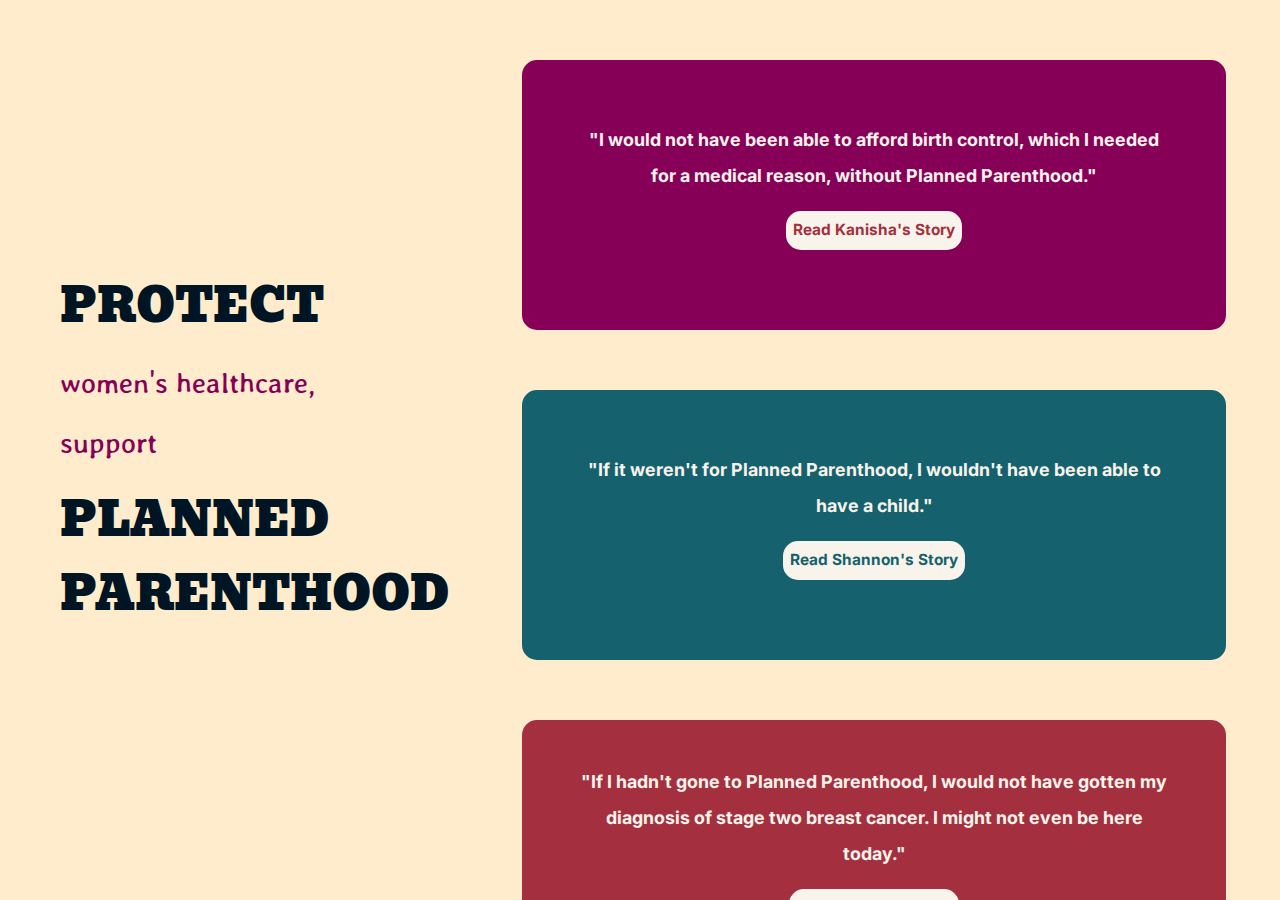
<file: index.html>
<!DOCTYPE html>
<html>
<head>
	<meta charset="utf-8">
	<meta name="viewport" content="width=device-width, initial-scale=1">
	<title>Planned Parenthood Midterm</title>
	<link rel="stylesheet" type="text/css" href="style.css">
	<link href="https://fonts.googleapis.com/css2?family=Bevan:ital@0;1&display=swap" rel="stylesheet">
	<link href="https://fonts.googleapis.com/css2?family=Stylish&display=swap" rel="stylesheet">
	<link href="https://fonts.googleapis.com/css2?family=Inter:ital,opsz,wght@0,14..32,100..900;1,14..32,100..900&display=swap" rel="stylesheet">
</head>
<body>
	<div class="mainHeaderContainer">
		<div class="mainHeader">
			<h1>PROTECT</h1>
			<h2>women's healthcare,</h2>
			<h2>support</h2>
			<h1>PLANNED<br>PARENTHOOD</h1>
		</div>
	</div>

	<div class="testimonialsContainer">
		
		<div class="testimonial" id="kanishaTest">
			<p>"I would not have been able to afford birth control, which I needed for a medical reason, without Planned Parenthood." 
				<div class="readButton" id="colleenRead">
					<a href="kanisha.html">Read Kanisha's Story</a>
				</div>
			</p>
		</div>
		
		<div class="testimonial" id="shannonTest">
			<p>"If it weren't for Planned Parenthood, I wouldn't have been able to have a child."
				<div class="readButton" id="shannonRead">
					<a href="shannon.html">Read Shannon's Story</a>
				</div>
			</p>
		</div>
		
		<div class="testimonial" id="colleenTest">
			<p>"If I hadn't gone to Planned Parenthood, I would not have gotten my diagnosis of stage two breast cancer. I might not even be here today." 
				<div class="readButton" id="colleenRead">
					<a href="colleen.html">Read Colleen's Story</a>
				</div>
			</p>
		</div>
		
		<div class="testimonial" id="shireenTest">
			<p>"I choose Planned Parenthood as my sexual and reproductive health provider because it's a nonjudgmental space." 
				<div class="readButton" id="shireenRead">
					<a href="shireen.html">Read Shireen's Story</a>
				</div>
			</p>
		</div>
	</div>

</body>
</html>
</file>
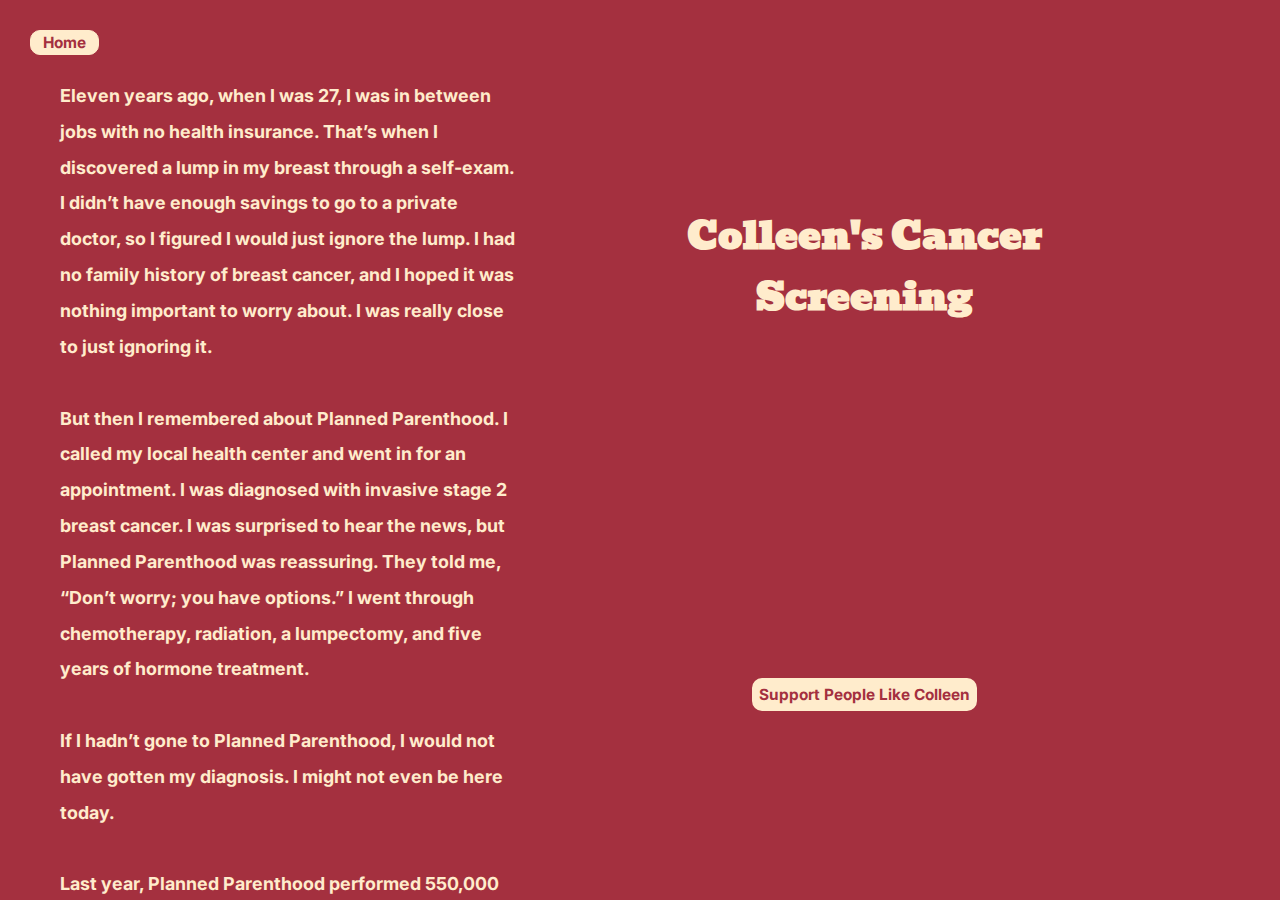
<file: colleen.html>
<!DOCTYPE html>
<html>
<head>
	<meta charset="utf-8">
	<link rel="stylesheet" type="text/css" href="style.css">
	<link href="https://fonts.googleapis.com/css2?family=Bevan:ital@0;1&display=swap" rel="stylesheet">
	<link href="https://fonts.googleapis.com/css2?family=Stylish&display=swap" rel="stylesheet">
	<link href="https://fonts.googleapis.com/css2?family=Inter:ital,opsz,wght@0,14..32,100..900;1,14..32,100..900&display=swap" rel="stylesheet">
	<meta name="viewport" content="width=device-width, initial-scale=1">
	<title>Colleen</title>
</head>
<body class="colleen">
	<div class="pageContainer">
		<div class="homeButton" id="colleenButton">
			<a href="index.html">Home</a>
		</div>
		<div class="storyContainer">
			<p>Eleven years ago, when I was 27, I was in between jobs with no health insurance. That’s when I discovered a lump in my breast through a self-exam. I didn’t have enough savings to go to a private doctor, so I figured I would just ignore the lump. I had no family history of breast cancer, and I hoped it was nothing important to worry about. I was really close to just ignoring it.<br><br>

			But then I remembered about Planned Parenthood. I called my local health center and went in for an appointment. I was diagnosed with invasive stage 2 breast cancer. I was surprised to hear the news, but Planned Parenthood was reassuring. They told me, “Don’t worry; you have options.” I went through chemotherapy, radiation, a lumpectomy, and five years of hormone treatment.<br><br>

			If I hadn’t gone to Planned Parenthood, I would not have gotten my diagnosis. I might not even be here today.<br><br>

			Last year, Planned Parenthood performed 550,000 breast exams and detected early cancer of all kinds in 85,000 women. My advice to women is to take your breast health seriously. Do your self-exams, get yourself checked out by a health professional, and follow up if something looks wrong.<br><br>

			I’m grateful that I had access to affordable health care during a time in my life when I was struggling to pay the bills. All Americans must have affordable health care because it gives them security.<br><br>

			Planned Parenthood was my safety net when I needed one. Thank you for finding my cancer early enough so I could be cured.</p>
		</div>
		<div class="rightSideContainer">
			<div class="headerContainer">
				<h1>Colleen's Cancer Screening</h1>
			</div>
			<div class="videoContainer">
				<iframe width="560" height="315" src="https://www.youtube.com/embed/vGRqdcHLYjI?si=Lm57p7QsHLtqBcC_" title="YouTube video player" frameborder="0" allow="accelerometer; autoplay; clipboard-write; encrypted-media; gyroscope; picture-in-picture; web-share" referrerpolicy="strict-origin-when-cross-origin" allowfullscreen></iframe>
			</div>
			<div class="supportButton" id="colleenSupport">
				<a href="finalPage.html">Support People Like Colleen</a>
			</div>
		</div>
	</div>
</body>
</html>
</file>
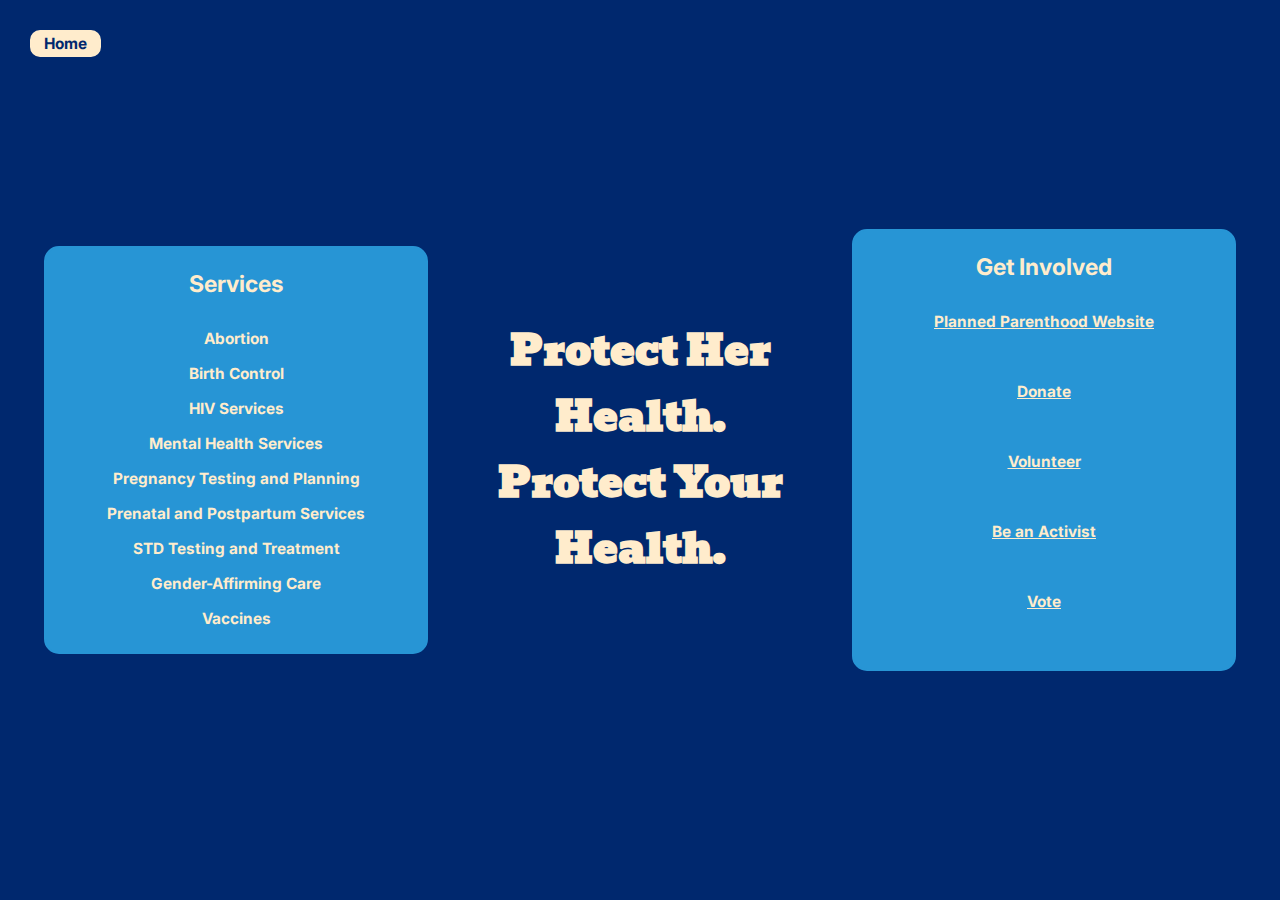
<file: finalPage.html>
<!DOCTYPE html>
<html>
<head>
	<meta charset="utf-8">
	<meta name="viewport" content="width=device-width, initial-scale=1">
	<title>Resources</title>
	<link rel="stylesheet" type="text/css" href="style.css">
	<link href="https://fonts.googleapis.com/css2?family=Bevan:ital@0;1&display=swap" rel="stylesheet">
	<link href="https://fonts.googleapis.com/css2?family=Stylish&display=swap" rel="stylesheet">
	<link href="https://fonts.googleapis.com/css2?family=Inter:ital,opsz,wght@0,14..32,100..900;1,14..32,100..900&display=swap" rel="stylesheet">
</head>
<body class="resourcesPage">
	<div class="homeButton" id="finalButton">
			<a href="index.html">Home</a>
		</div>
	<div class = "servicesContainer">
		<h2>Services</h2>
		<p>
			Abortion<br>
			Birth Control<br>
			HIV Services<br>
			Mental Health Services<br>
			Pregnancy Testing and Planning<br>
			Prenatal and Postpartum Services<br>
			STD Testing and Treatment<br>
			Gender-Affirming Care<br>
			Vaccines<br>
		</p>
	</div>

	<div class = "careContainer">
		<h1>Protect Her Health.<br>Protect Your Health.</h1>
	</div>

	<div class= "linksContainer">
		<h2>Get Involved</h2>
		<p>
			<a href ="https://www.plannedparenthood.org/" target="_blank">Planned Parenthood Website</a><br><br>
			
			<a href ="https://www.weareplannedparenthood.org/onlineactions/2U7UN1iNhESWUfDs4gDPNg2?sourceid=1000063&_gl=1*hi94cz*_gcl_au*MjAxNTM2MTQ0NS4xNzI4MTgyMjEx*_ga*NTc1MDU1NDA4LjE3MjczNzQwMzQ.*_ga_ENXC8KHJL8*MTcyOTYzMjcxOS4xMC4xLjE3Mjk2MzI4MTAuMC4wLjU0Nzk4Njc5" target="_blank">Donate</a><br><br>
			
			<a href ="https://www.plannedparenthood.org/get-involved/jobs-and-volunteering" target="_blank">
			Volunteer</a><br><br>

			<a href ="https://www.plannedparenthood.org/planned-parenthood-greater-new-york/get-involved/activist" target="_blank">
			Be an Activist</a><br><br>
			
			<a href ="https://vote.gov/" target="_blank">
			Vote</a><br><br>
		</p>
	</div>
</body>
</html>
</file>
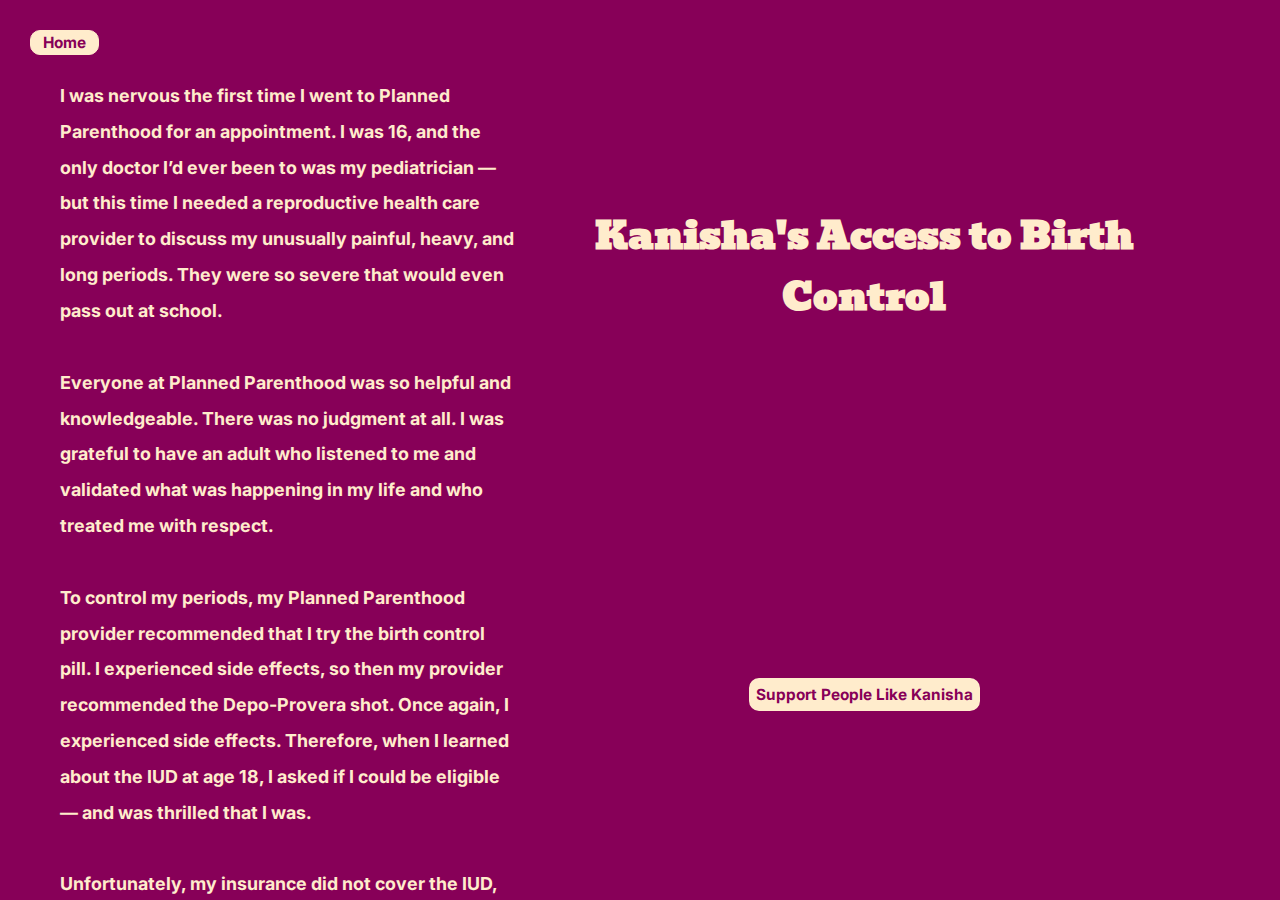
<file: kanisha.html>
<!DOCTYPE html>
<html>
<head>
	<meta charset="utf-8">
	<link rel="stylesheet" type="text/css" href="style.css">
	<link href="https://fonts.googleapis.com/css2?family=Bevan:ital@0;1&display=swap" rel="stylesheet">
	<link href="https://fonts.googleapis.com/css2?family=Stylish&display=swap" rel="stylesheet">
	<link href="https://fonts.googleapis.com/css2?family=Inter:ital,opsz,wght@0,14..32,100..900;1,14..32,100..900&display=swap" rel="stylesheet">
	<meta name="viewport" content="width=device-width, initial-scale=1">
	<title>Kanisha</title>
</head>
<body class="kanisha">
	<div class="pageContainer">
		<div class="homeButton" id="kanishaButton">
			<a href="index.html">Home</a>
		</div>
		<div class="storyContainer">
			<p>I was nervous the first time I went to Planned Parenthood for an appointment. I was 16, and the only doctor I’d ever been to was my pediatrician — but this time I needed a reproductive health care provider to discuss my unusually painful, heavy, and long periods. They were so severe that would even pass out at school.<br><br>

			Everyone at Planned Parenthood was so helpful and knowledgeable. There was no judgment at all. I was grateful to have an adult who listened to me and validated what was happening in my life and who treated me with respect.<br><br>

			To control my periods, my Planned Parenthood provider recommended that I try the birth control pill. I experienced side effects, so then my provider recommended the Depo-Provera shot. Once again, I experienced side effects. Therefore, when I learned about the IUD at age 18, I asked if I could be eligible — and was thrilled that I was.<br><br>

			Unfortunately, my insurance did not cover the IUD, and this was before the Affordable Care Act, with its no copay birth control benefit, was in place. But Planned Parenthood offered me affordable care — just as it does to millions of women each year. Planned Parenthood provided birth control services and information to over two million patients last year and provided emergency contraception kits to over one-and-a-half million additional patients.<br><br>

			I would not have been able to afford birth control, which I needed for a medical reason, without Planned Parenthood. That’s why it’s so important to have birth control without copays — so that women don’t face another barrier in accessing the care they need.</p>
		</div>
		<div class="rightSideContainer">
			<div class="headerContainer">
				<h1>Kanisha's Access to Birth Control</h1>
			</div>
			<div class="videoContainer">
				<iframe width="560" height="315" src="https://www.youtube.com/embed/rgRFVcAPUtk?si=8PQ-62Ie2N4iD0-1" title="YouTube video player" frameborder="0" allow="accelerometer; autoplay; clipboard-write; encrypted-media; gyroscope; picture-in-picture; web-share" referrerpolicy="strict-origin-when-cross-origin" allowfullscreen></iframe>
			</div>
			<div class="supportButton" id="kanishaSupport">
				<a href="finalPage.html">Support People Like Kanisha</a>
			</div>
		</div>
	</div>
</body>
</html>
</file>
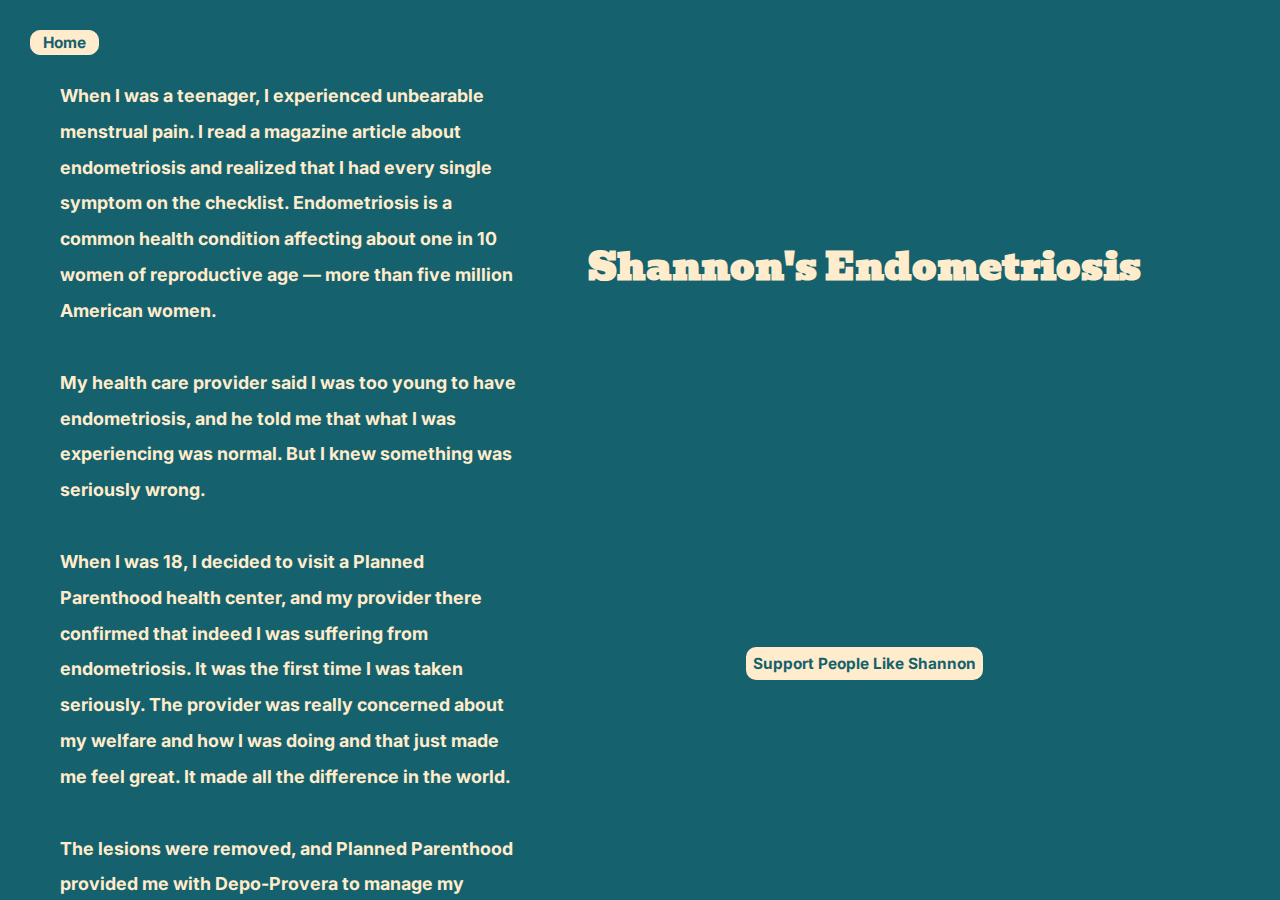
<file: shannon.html>
<!DOCTYPE html>
<html>
<head>
	<meta charset="utf-8">
	<link rel="stylesheet" type="text/css" href="style.css">
	<link href="https://fonts.googleapis.com/css2?family=Bevan:ital@0;1&display=swap" rel="stylesheet">
	<link href="https://fonts.googleapis.com/css2?family=Stylish&display=swap" rel="stylesheet">
	<link href="https://fonts.googleapis.com/css2?family=Inter:ital,opsz,wght@0,14..32,100..900;1,14..32,100..900&display=swap" rel="stylesheet">
	<meta name="viewport" content="width=device-width, initial-scale=1">
	<title>Shannon</title>
</head>
<body class="shannon">
	<div class="pageContainer">
		<div class="homeButton" id="shannonButton">
			<a href="index.html">Home</a>
		</div>
		<div class="storyContainer">
			<p>When I was a teenager, I experienced unbearable menstrual pain. I read a magazine article about endometriosis and realized that I had every single symptom on the checklist. Endometriosis is a common health condition affecting about one in 10 women of reproductive age — more than five million American women.<br><br>

			My health care provider said I was too young to have endometriosis, and he told me that what I was experiencing was normal. But I knew something was seriously wrong.<br><br>

			When I was 18, I decided to visit a Planned Parenthood health center, and my provider there confirmed that indeed I was suffering from endometriosis. It was the first time I was taken seriously. The provider was really concerned about my welfare and how I was doing and that just made me feel great. It made all the difference in the world.<br><br>

			The lesions were removed, and Planned Parenthood provided me with Depo-Provera to manage my condition. No copay birth control is an essential tool helping women like me with endometriosis who otherwise would have to live with chronic pain.<br><br>

			But endometriosis sometimes can affect fertility, and it was unclear if I would be able to have children.<br><br>

			Today I am a 37-year-old mother of an adorable little girl. Motherhood has been the singularly most amazing thing in my life. My daughter is truly a gift, and I really have Planned Parenthood to thank for her.</p>
		</div>
		<div class="rightSideContainer">
			<div class="headerContainer">
				<h1>Shannon's Endometriosis</h1>
			</div>
			<div class="videoContainer">
				<iframe width="560" height="315" src="https://www.youtube.com/embed/fdgL6AY29aM?si=4eyR793mLdSVeCQm" title="YouTube video player" frameborder="0" allow="accelerometer; autoplay; clipboard-write; encrypted-media; gyroscope; picture-in-picture; web-share" referrerpolicy="strict-origin-when-cross-origin" allowfullscreen></iframe>
			</div>
			<div class="supportButton" id="shannonSupport">
				<a href="finalPage.html">Support People Like Shannon</a>
			</div>
		</div>
	</div>
</body>
</html>
</file>
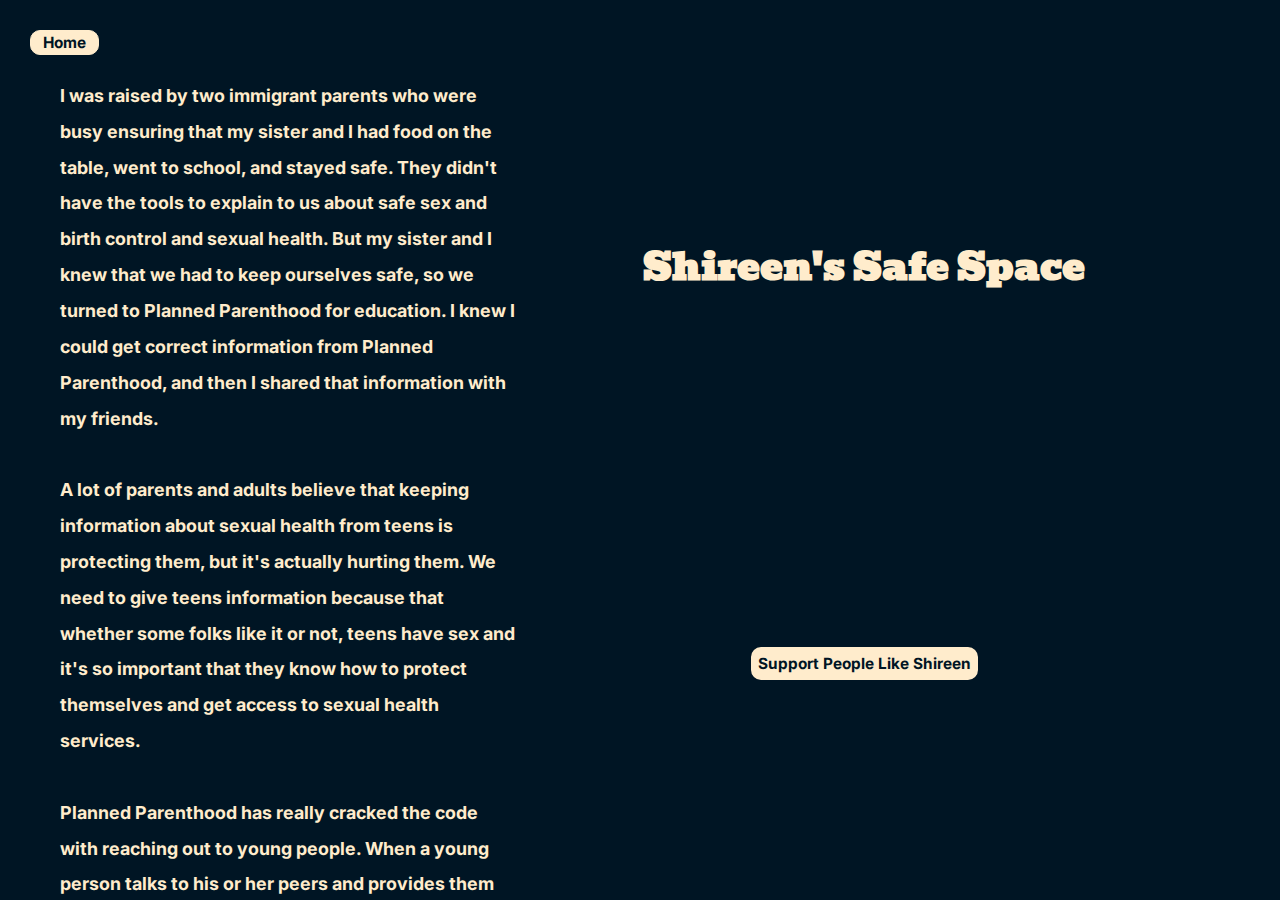
<file: shireen.html>
<!DOCTYPE html>
<html>
<head>
	<meta charset="utf-8">
	<link rel="stylesheet" type="text/css" href="style.css">
	<link href="https://fonts.googleapis.com/css2?family=Bevan:ital@0;1&display=swap" rel="stylesheet">
	<link href="https://fonts.googleapis.com/css2?family=Stylish&display=swap" rel="stylesheet">
	<link href="https://fonts.googleapis.com/css2?family=Inter:ital,opsz,wght@0,14..32,100..900;1,14..32,100..900&display=swap" rel="stylesheet">
	<meta name="viewport" content="width=device-width, initial-scale=1">
	<title>Shireen</title>
</head>
<body class="shireen">
	<div class = "pageContainer">
		<div class="homeButton" id="shireenButton">
			<a href="index.html">Home</a>
		</div>
		<div class="storyContainer">
			<p>I was raised by two immigrant parents who were busy ensuring that my sister and I had food on the table, went to school, and stayed safe. They didn't have the tools to explain to us about safe sex and birth control and sexual health. But my sister and I knew that we had to keep ourselves safe, so we turned to Planned Parenthood for education. I knew I could get correct information from Planned Parenthood, and then I shared that information with my friends.<br><br>

	        A lot of parents and adults believe that keeping information about sexual health from teens is protecting them, but it's actually hurting them. We need to give teens information because that whether some folks like it or not, teens have sex and it's so important that they know how to protect themselves and get access to sexual health services.<br><br>

			Planned Parenthood has really cracked the code with reaching out to young people. When a young person talks to his or her peers and provides them with information that could save their lives, it builds trust and creates a safety net. It creates a culture where young people feel empowered, and most importantly, a culture where young people are aware of their options and have the ability to make their own decisions. I saw this happen first-hand in high school through my time as a peer sexual health educator with Planned Parenthood. I truly believe that Planned Parenthood does a phenomenal job of making sure that young people are equipped with information that will protect them for the rest of their lives.<br><br>

			Once I got to college, I began to transition from education work with Planned Parenthood into advocacy work. I had the opportunity of being on a council called Youth Rising. We focused primarily on underrepresented communities within our own hometowns. Serving on this council provided me with tools to create real change and provide information and access to reproductive healthcare to women, folks of color and young people. It reminded me the importance of grassroots social change.<br><br>

			I choose Planned Parenthood as my sexual and reproductive health provider because it's a nonjudgmental space. It is filled with doctors and staff members who really care.</p>
		</div>
		<div class ="rightSideContainer">
		    <div class="headerContainer">
				<h1>Shireen's Safe Space</h1>
			</div>
			<div class="videoContainer">
				<iframe width="560" height="315" src="https://www.youtube.com/embed/qa0FUHou6bo?si=R7rGWNrBXu0WgBzt" title="YouTube video player" frameborder="0" allow="accelerometer; autoplay; clipboard-write; encrypted-media; gyroscope; picture-in-picture; web-share" referrerpolicy="strict-origin-when-cross-origin" allowfullscreen></iframe>
			</div>
			<div class="supportButton" id="shireenSupport">
				<a href="finalPage.html">Support People Like Shireen</a>
			</div>
		</div>
    </div>
</body>
</html>
</file>
<file: style.css>
* {
    box-sizing: border-box;
}

body {
	background-color: #FFECCC;
	margin: 0; 
    height: 100vh; 
    display: flex; 
    justify-content: flex-start; 
    align-items: center;
    flex-direction: row;
}

a {
	color: inherit;
}

.mainHeaderContainer {
    display: flex;
    flex-direction: column;
    align-items: flex-start;
    text-align: left;
    padding-left: 60px;
    width: 33vw;
}

.mainHeader h1{
	font-family: "Bevan", serif;
    font-weight: 400;
    font-style: normal;
	font-size: 3.6vw;
	color: #001524;
	margin: 0px;



}

.mainHeader h2 {
	font-family: "Stylish", serif;
    font-weight: 400;
    font-size: 2.5vw;
	color: #870058;
	margin-top: 20px;
	margin-bottom: 20px;

}


.testimonialsContainer {
	width: 55vw;
	margin-left: 100px;
	overflow-y: auto;
	height: 100vh;

	
}

.testimonial {
	display: flex;
	justify-content: center;
	align-items: center;
	width: 55vw;
	height: 30vh;
	margin: 0px;
	margin-top: 60px;
	margin-bottom: 60px;
	font-family: "Inter", sans-serif;
    padding: 50px;
    text-align: center;
    font-weight: 700;
	line-height: 2;
	font-size: 1.4vw;
	color: #F8F4EC;
}

.readButton {
	display: flex;
	background-color: #F8F4EC;
	border: 2px solid #F8F4EC;
	border-radius: 15px;
	padding-left: 5px;
	padding-right: 5px;
	padding-top: 2px;
	padding-bottom: 2px;
	align-items: center;
	font-size: 1.2vw;

}


.readButton:hover {
	transform: scale(1.1);
}

#colleenRead a{
	color: #A4303F;
	text-decoration: none;
}

#kanishaRead a{
	text-decoration: none;
	color: #870058;
}

#shannonRead a{
	text-decoration: none;
	color: #15616D;
}

#shireenRead a{
	text-decoration: none;
	color: #001524;
}

#kanishaTest {
	display: flex;
	flex-direction: column; 
	display: flex;
	background-color: #870058;
	border: 4px solid #870058;
	border-radius: 15px;
}




#shannonTest {
	display: flex;
	flex-direction: column; 
	background-color: #15616D;
	border: 4px solid #15616D;
	border-radius: 15px;
}


#colleenTest {
	display: flex;
	flex-direction: column;  
	background-color: #A4303F;
	border: 4px solid #A4303F;
	border-radius: 15px;
}


#shireenTest {
	display: flex;
	flex-direction: column; 
	background-color: #001524;
	border: 4px solid #001524;
	border-radius: 15px;
}



.pageContainer {
    display: flex;
    width: 100%;
}

.storyContainer {
    text-align: left;
    line-height: 2;
	font-size: 1.4vw;
	overflow-y: auto;
	width: 45vw;
	height: 100vh;
	align-items: center;
	padding: 60px;
	font-family: "Inter", sans-serif;
    font-weight: 700;


}

.rightSideContainer {
    display: flex;
    flex-direction: column;
    align-items: center; 
    text-align: center;
    width: 45vw;
    height: 100vh;
    justify-content: center;
}


.headerContainer {
	font-family: "Bevan", serif;
    font-weight: 400;
    font-style: normal;
	font-size: 1.5vw;
}

.videoContainer {
    display: flex; 
}

.shannon {
	background-color: #15616D;
	color: #FFECCC;
}

.colleen {
	background-color: #A4303F;
	color: #FFECCC;
}

.shireen {
	background-color: #001524;
	color: #FFECCC;
}

.kanisha {
	background-color: #870058;
	color: #FFECCC;

}



.pplink {
	font-size: 1.4vw;
	font-family: "Inter", sans-serif;
    font-weight: 700;
}

.homeButton {
    position: absolute;
    top: 20px;
    left: 20px;
    margin: 10px;
    padding: 2px;
    border-radius: 10px;

}

.homeButton:hover {
  transform: scale(1.2);
}

.homeButton a {
    text-decoration: none; 
    font-size: 1.2vw;
	font-family: "Inter", sans-serif;
    font-weight: 700;
    padding: 10px;
}

#colleenButton {
	color: #A4303F;
    border: 1px solid #FFECCC; 
    background-color: #FFECCC;
}

#kanishaButton {
	color: #870058;
    border: 1px solid #FFECCC; 
    background-color: #FFECCC;
}

#shireenButton {
	color: #001524;
    border: 1px solid #FFECCC;  
    background-color: #FFECCC;
}

#shannonButton {
	color: #15616D;
    border: 1px solid #FFECCC; 
    background-color: #FFECCC;
}

#finalButton {
	color:#00286E;
	border: 2px solid #FFECCC;
	background-color: #FFECCC;
}

.resourcesPage {
	background-color: #00286E;
	display: flex;
	justify-content: space-between;
	color: #FFECCC;
	justify-content: center;
	align-items: center;
}

.servicesContainer, .linksContainer{
	width: 30vw;
	text-align: center;
	background-color: #2795D5;
	border: 2px solid #2795D5;
	border-radius: 15px;
	margin-left: 20px;
	margin-right: 20px;
	font-family: "Inter", sans-serif;
    font-weight: 700;
    line-height: 35px;
    font-size:1.2vw;
}

.careContainer {
	width: 30vw;
	text-align: center;
	font-family: "Bevan", serif;
    font-weight: 400;
    font-style: normal;
	font-size: 1.6vw;
}

.resourcesPage h2{
	font-size: 1.8vw;
}

.supportButton {
	background-color: #FFECCC;
	border: 2px solid #FFECCC;
	border-radius: 10px;
	margin: 10px;
    padding: 5px;
    font-family: "Inter", sans-serif;
    font-weight: 700;
    font-size:1.2vw;

}

.supportButton:hover{
	transform: scale(1.2)
}

#colleenSupport a{
	color: #A4303F;
	text-decoration: none;
}

#kanishaSupport a {
	color: #870058;
	text-decoration: none;
}

#shannonSupport a{
	color: #15616D;
	text-decoration: none;
}

#shireenSupport a{
	text-decoration: none;
	color: #001524;
}
</file>
